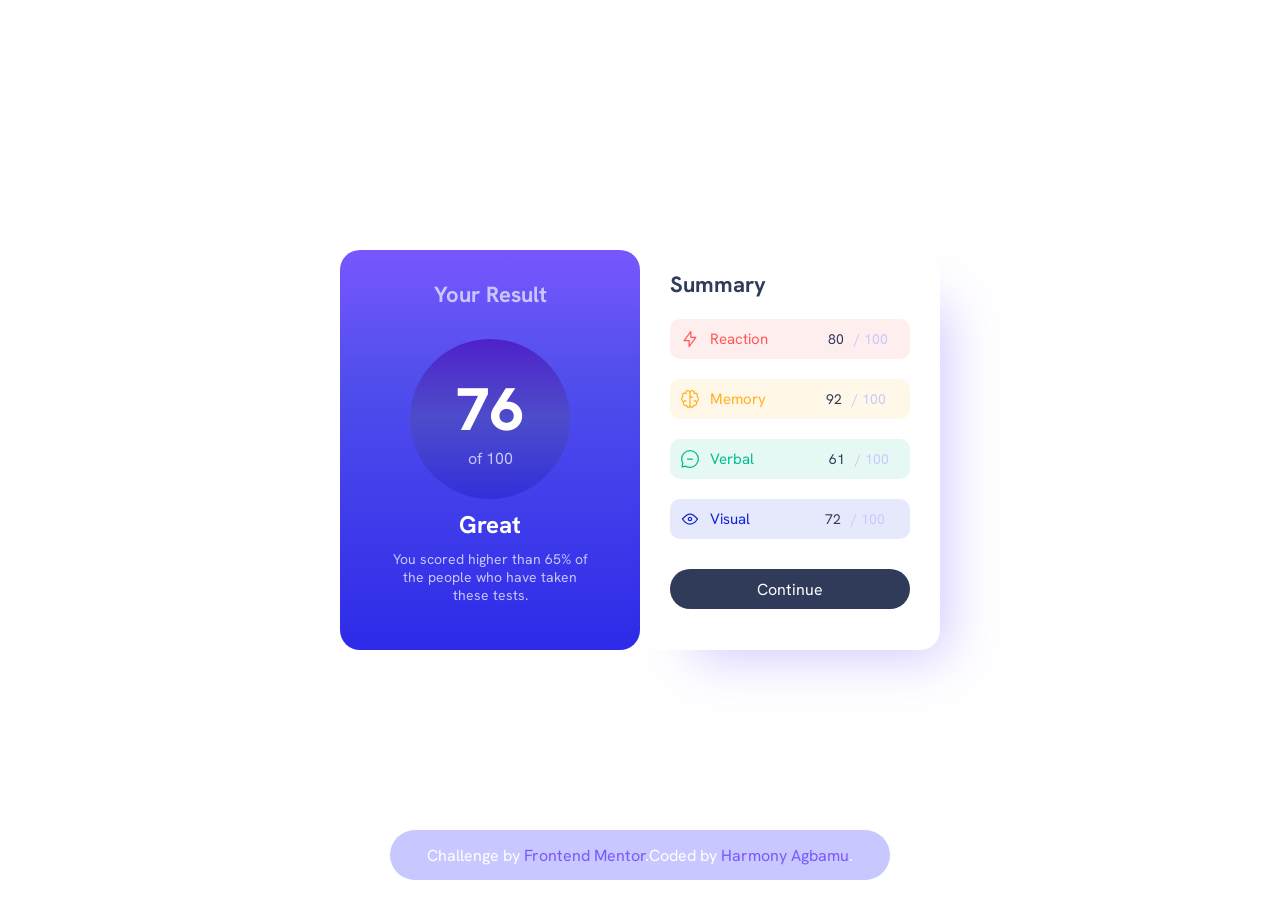
<file: index.html>
<!DOCTYPE html>
<html lang="en">
<head>
  <meta charset="UTF-8">
  <meta name="viewport" content="width=device-width, initial-scale=1.0">
  <link rel="icon" type="image/png" sizes="32x32" href="./assets/images/favicon-32x32.png">
  <link rel="stylesheet" href="style.css">
  <title>Frontend Mentor | Results summary component</title>
</head>
<body>

  <div class="container">
    <!-- Left Container -->
    <div class="left_container">
      <h2 class="left_container_title"> Your Result </h2>
      <div class="score_rep">
        <p class="user_score"> 76 </p>
        <p class="overall_score"> of 100 </p>
      </div>
      <h2 class="user_performance"> Great </h2>
      <p class="global_performance"> You scored higher than 65% of <br> the people who have taken <br> these tests. </p>
    </div>
    <!-- Right Container -->
    <div class="right_container">
      <h1 class="right_container_title"> Summary </h1>
      <div class="score_breakdown">
        <div class="reaction">
          <img src="./assets/images/icon-reaction.svg" alt="reaction icon">
          <p> Reaction </p>
          <span class="reaction_score">
            <p class="score"> 80 </p>
            <p class="overall">/ 100 </p>
          </span>
        </div>
        <div class="memory">
          <img src="./assets/images/icon-memory.svg" alt="Memory icon">
          <p> Memory </p>
          <span class="memory_score">
            <p class="score"> 92 </p>
            <p class="overall">/ 100 </p>
          </span>
        </div>
        <div class="verbal">
          <img src="./assets/images/icon-verbal.svg" alt="Verbal icon">
          <p> Verbal </p>
          <span class="verbal_score">
            <p class="score"> 61 </p>
            <p class="overall">/ 100 </p>
          </span>
        </div>
        <div class="visual">
          <img src="./assets/images/icon-visual.svg" alt="Visual icon">
          <p> Visual </p>
          <span class="visual_score">
            <p class="score"> 72 </p>
            <p class="overall">/ 100 </p>
          </span>
        </div>
      </div>
      <div class="continue_btn">
        <p> Continue </p>
      </div>
    </div>
  </div>

  <div class="attr">
    <p class="attr_challenger"> Challenge by <a href="https://www.frontendmentor.io?ref=challenge" target="_blank">Frontend Mentor</a>.</p>
    <p class="attr_coder"> Coded by <a href="https://github.com/ClassicMan11">Harmony Agbamu</a>. </p>
  </div>

</body>
</html>
</file>
<file: style.css>
@import url('https://fonts.googleapis.com/css2?family=Hanken+Grotesk:ital,wght@0,500;0,700;1,800&display=swap');
:root {
    --primary-bg-red: hsla(0, 100%, 67%, 0.1);
    --primary-red: hsl(0, 100%, 67%);
    --primary-bg-yellow: hsla(39, 100%, 56%, 0.1);
    --primary-yellow: hsl(39, 100%, 56%);
    --primary-bg-teal: hsla(166, 100%, 37%, 0.1);
    --primary-teal: hsl(166, 100%, 37%);
    --primary-bg-blue: hsla(234, 85%, 45%, 0.1);
    --primary-blue: hsl(234, 85%, 45%);
    --gradient-bg-slate-blue: hsl(252, 100%, 67%);
    --gradient-bg-royal-blue: hsl(241, 81%, 54%);
    --gradient-circle-blue: hsla(256, 72%, 46%, 1);
    --gradient-circle-persian-blue: hsla(241, 72%, 46%, 0.5);
    --neutral-White: hsl(0, 0%, 100%);
    --neutral-blue: hsl(221, 100%, 96%);
    --neutral-lavender: hsl(241, 100%, 89%);
    --neutral-gray-blue: hsl(224, 30%, 27%);
    --paragraph-font-size: 18px;
    --title-font-size: 22px;
    --font-family: 'Hanken Grotesk', sans-serif;
}
* {
    margin: 0;
    padding: 0;
    box-sizing: border-box;
    font-family: var(--font-family);
}
a {
    text-decoration: none;
    color: var(--gradient-bg-slate-blue);
}
@media screen and (min-width: 1024px) {
    body {
        display: flex;
        align-items: center;
        justify-content: center;
        width: 100vw;
        height: 100vh;
        background-color: #fff;
    }
    .container {
        display: flex;
        flex-direction: row;
        width: 600px;
        height: 400px;
        border-radius: 20px;
    }
    .container .left_container {
        display: flex;
        align-items: center;
        flex-direction: column;
        width: 50%;
        height: 100%;
        border-radius: 20px;
        background: linear-gradient(180deg, var(--gradient-bg-slate-blue) 0%, rgba(46,43,233,0.829656862745098) 31%, var(--gradient-bg-royal-blue) 100%);
    }
    .container .left_container_title {
        margin-top: 30px;
        font-size: var(--title-font-size);
        color: var(--neutral-lavender);
    }
    .container .left_container .score_rep {
        display: flex;
        flex-direction: column;
        align-items: center;
        justify-content: center;
        border-radius: 50%;
        margin-top: 30px;
        width: 160px;
        height: 160px;
        background: linear-gradient(180deg, var(--gradient-circle-blue) 0%, rgba(78,78,180,0.6195728291316527) 49%, var(--gradient-circle-persian-blue) 100%);
    }
    .container .left_container .score_rep .user_score {
        color: var(--neutral-White);
        font-size: 60px;
        font-weight: 800;
    }
    .container .left_container .score_rep .overall_score {
        color: var(--neutral-lavender);
    }
    .container .left_container .user_performance {
        margin-top: 10px;
        color: var(--neutral-White);
    }
    .container .left_container .global_performance {
        font-size: 14px;
        margin-top: 10px;
        text-align: center;
        color: var(--neutral-lavender);
    }
    .container .right_container {
        display: flex;
        flex-direction: column;
        width: 50%;
        height: 100%;
        padding: 0 30px 20px 30px;
        border-radius: 20px;
        background-color: var(--neutral-White);
        box-shadow: 30px 30px 50px -25px rgba(120, 87, 255, 0.35);
        -webkit-box-shadow: 30px 30px 50px -25px rgba(120, 87, 255, 0.35);
    }
    .container .right_container .right_container_title {
        margin-top: 20px;
        font-size: var(--title-font-size);
        color: var(--neutral-gray-blue);
    }
    .container .right_container .score_breakdown .reaction {
        display: flex;
        align-items: center;
        flex-direction: row;
        margin-top: 20px;
        width: 100%;
        height: 40px;
        padding: 10px;
        border-radius: 10px;
        background-color: var(--primary-bg-red);
    }
    .container .right_container .score_breakdown .reaction img {
        width: 20px;
    }
    .container .right_container .score_breakdown .reaction p {
        font-size: 15px;
        color: var(--primary-red);
        padding-left: 10px;
    }
    .container .right_container .score_breakdown .reaction .reaction_score {
        display: flex;
        flex-direction: row;
        padding-left: 50px;
    }
    .container .right_container .score_breakdown .reaction .reaction_score .score {
        font-size: 14px;
        color: var(--neutral-gray-blue);
    }
    .container .right_container .score_breakdown .reaction .reaction_score .overall {
        font-size: 14px;
        color: var(--neutral-lavender);
    }
    .container .right_container .score_breakdown .memory {
        display: flex;
        align-items: center;
        flex-direction: row;
        margin-top: 20px;
        width: 100%;
        height: 40px;
        padding: 10px;
        border-radius: 10px;
        background-color: var(--primary-bg-yellow);
    }
    .container .right_container .score_breakdown .memory img {
        width: 20px;
    }
    .container .right_container .score_breakdown .memory p {
        font-size: 15px;
        color: var(--primary-yellow);
        padding-left: 10px;
    }
    .container .right_container .score_breakdown .memory .memory_score {
        display: flex;
        flex-direction: row;
        padding-left: 50px;
    }
    .container .right_container .score_breakdown .memory .memory_score .score {
        font-size: 14px;
        color: var(--neutral-gray-blue);
    }
    .container .right_container .score_breakdown .memory .memory_score .overall {
        font-size: 14px;
        color: var(--neutral-lavender);
    }
    .container .right_container .score_breakdown .verbal {
        display: flex;
        align-items: center;
        flex-direction: row;
        margin-top: 20px;
        width: 100%;
        height: 40px;
        padding: 10px;
        border-radius: 10px;
        background-color: var(--primary-bg-teal);
    }
    .container .right_container .score_breakdown .verbal img {
        width: 20px;
    }
    .container .right_container .score_breakdown .verbal p {
        font-size: 15px;
        color: var(--primary-teal);
        padding-left: 10px;
    }
    .container .right_container .score_breakdown .verbal .verbal_score {
        display: flex;
        flex-direction: row;
        padding-left: 65px;
    }
    .container .right_container .score_breakdown .verbal .verbal_score .score {
        font-size: 14px;
        color: var(--neutral-gray-blue);
    }
    .container .right_container .score_breakdown .verbal .verbal_score .overall {
        font-size: 14px;
        color: var(--neutral-lavender);
    }
    .container .right_container .score_breakdown .visual {
        display: flex;
        align-items: center;
        flex-direction: row;
        margin-top: 20px;
        width: 100%;
        height: 40px;
        padding: 10px;
        border-radius: 10px;
        background-color: var(--primary-bg-blue);
    }
    .container .right_container .score_breakdown .visual img {
        width: 20px;
    }
    .container .right_container .score_breakdown .visual p {
        font-size: 15px;
        color: var(--primary-blue);
        padding-left: 10px;
    }
    .container .right_container .score_breakdown .visual .visual_score {
        display: flex;
        flex-direction: row;
        padding-left: 65px;
    }
    .container .right_container .score_breakdown .visual .visual_score .score {
        font-size: 14px;
        color: var(--neutral-gray-blue);
    }
    .container .right_container .score_breakdown .visual .visual_score .overall {
        font-size: 14px;
        color: var(--neutral-lavender);
    }
    .container .right_container .continue_btn {
        display: flex;
        align-items: center;
        justify-content: center;
        margin-top: 30px;
        width: 100%;
        height: 40px;
        border-radius: 20px;
        color: var(--neutral-White);
        background-color: var(--neutral-gray-blue);
        transition: all 0.3s ease-out;
    }
    .container .right_container .continue_btn:hover {
        background-color: var(--primary-blue);
    }

    .attr {
        display: flex;
        align-items: center;
        justify-content: center;
        position: fixed;
        padding: 10px;
        bottom: 20px;
        width: 500px;
        height: 50px;
        font-size: 16px;
        color: var(--neutral-White);
        background-color: var(--neutral-lavender);
        border-radius: 40px;
    }
}

@media screen and (max-width: 1024px) {
    body {
        display: flex;
        align-items: center;
        justify-content: center;
        width: 100vw;
        height: 100vh;
        background-color: #fff;
    }
    .container {
        display: flex;
        flex-direction: row;
        width: 500px;
        height: 300px;
        border-radius: 20px;
    }
    .container .left_container {
        display: flex;
        align-items: center;
        flex-direction: column;
        width: 50%;
        height: 100%;
        border-radius: 20px;
        background: linear-gradient(180deg, var(--gradient-bg-slate-blue) 0%, rgba(46,43,233,0.829656862745098) 31%, var(--gradient-bg-royal-blue) 100%);
    }
    .container .left_container_title {
        margin-top: 16px;
        font-size: var(--title-font-size);
        color: var(--neutral-lavender);
    }
    .container .left_container .score_rep {
        display: flex;
        flex-direction: column;
        align-items: center;
        justify-content: center;
        border-radius: 50%;
        margin-top: 10px;
        width: 100px;
        height: 100px;
        background: linear-gradient(180deg, var(--gradient-circle-blue) 0%, rgba(78,78,180,0.6195728291316527) 49%, var(--gradient-circle-persian-blue) 100%);
    }
    .container .left_container .score_rep .user_score {
        color: var(--neutral-White);
        font-size: 30px;
        font-weight: 700;
    }
    .container .left_container .score_rep .overall_score {
        color: var(--neutral-lavender);
    }
    .container .left_container .user_performance {
        margin-top: 10px;
        color: var(--neutral-White);
    }
    .container .left_container .global_performance {
        font-size: 12px;
        margin-top: 10px;
        text-align: center;
        color: var(--neutral-lavender);
    }
    .container .right_container {
        display: flex;
        flex-direction: column;
        width: 50%;
        height: 100%;
        padding: 0 30px 20px 30px;
        border-radius: 20px;
        background-color: var(--neutral-White);
        box-shadow: 30px 30px 50px -25px rgba(120, 87, 255, 0.35);
        -webkit-box-shadow: 30px 30px 50px -25px rgba(120, 87, 255, 0.35);
    }
    .container .right_container .right_container_title {
        margin-top: 16px;
        font-size: var(--title-font-size);
        color: var(--neutral-gray-blue);
    }
    .container .right_container .score_breakdown .reaction {
        display: flex;
        align-items: center;
        flex-direction: row;
        margin-top: 10px;
        width: 100%;
        height: 35px;
        padding: 5px;
        border-radius: 10px;
        background-color: var(--primary-bg-red);
    }
    .container .right_container .score_breakdown .reaction img {
        width: 20px;
    }
    .container .right_container .score_breakdown .reaction p {
        font-size: 15px;
        color: var(--primary-red);
        padding-left: 5px;
    }
    .container .right_container .score_breakdown .reaction .reaction_score {
        display: flex;
        flex-direction: row;
        padding-left: 20px;
    }
    .container .right_container .score_breakdown .reaction .reaction_score .score {
        font-size: 13px;
        color: var(--neutral-gray-blue);
    }
    .container .right_container .score_breakdown .reaction .reaction_score .overall {
        font-size: 13px;
        color: var(--neutral-lavender);
    }
    .container .right_container .score_breakdown .memory {
        display: flex;
        align-items: center;
        flex-direction: row;
        margin-top: 10px;
        width: 100%;
        height: 35px;
        padding: 10px;
        border-radius: 10px;
        background-color: var(--primary-bg-yellow);
    }
    .container .right_container .score_breakdown .memory img {
        width: 20px;
    }
    .container .right_container .score_breakdown .memory p {
        font-size: 15px;
        color: var(--primary-yellow);
        padding-left: 5px;
    }
    .container .right_container .score_breakdown .memory .memory_score {
        display: flex;
        flex-direction: row;
        padding-left: 20px;
    }
    .container .right_container .score_breakdown .memory .memory_score .score {
        font-size: 12px;
        color: var(--neutral-gray-blue);
    }
    .container .right_container .score_breakdown .memory .memory_score .overall {
        font-size: 12px;
        color: var(--neutral-lavender);
    }
    .container .right_container .score_breakdown .verbal {
        display: flex;
        align-items: center;
        flex-direction: row;
        margin-top: 10px;
        width: 100%;
        height: 35px;
        padding: 10px;
        border-radius: 10px;
        background-color: var(--primary-bg-teal);
    }
    .container .right_container .score_breakdown .verbal img {
        width: 20px;
    }
    .container .right_container .score_breakdown .verbal p {
        font-size: 15px;
        color: var(--primary-teal);
        padding-left: 5px;
    }
    .container .right_container .score_breakdown .verbal .verbal_score {
        display: flex;
        flex-direction: row;
        padding-left: 30px;
    }
    .container .right_container .score_breakdown .verbal .verbal_score .score {
        font-size: 12px;
        color: var(--neutral-gray-blue);
    }
    .container .right_container .score_breakdown .verbal .verbal_score .overall {
        font-size: 12px;
        color: var(--neutral-lavender);
    }
    .container .right_container .score_breakdown .visual {
        display: flex;
        align-items: center;
        flex-direction: row;
        margin-top: 10px;
        width: 100%;
        height: 35px;
        padding: 10px;
        border-radius: 10px;
        background-color: var(--primary-bg-blue);
    }
    .container .right_container .score_breakdown .visual img {
        width: 20px;
    }
    .container .right_container .score_breakdown .visual p {
        font-size: 15px;
        color: var(--primary-blue);
        padding-left: 5px;
    }
    .container .right_container .score_breakdown .visual .visual_score {
        display: flex;
        flex-direction: row;
        padding-left: 30px;
    }
    .container .right_container .score_breakdown .visual .visual_score .score {
        font-size: 12px;
        color: var(--neutral-gray-blue);
    }
    .container .right_container .score_breakdown .visual .visual_score .overall {
        font-size: 12px;
        color: var(--neutral-lavender);
    }
    .container .right_container .continue_btn {
        display: flex;
        align-items: center;
        justify-content: center;
        margin-top: 20px;
        width: 100%;
        height: 40px;
        border-radius: 20px;
        color: var(--neutral-White);
        background-color: var(--neutral-gray-blue);
        transition: all 0.3s ease-out;
    }
    .container .right_container .continue_btn:hover {
        background-color: var(--primary-blue);
    }
    .attr {
        display: flex;
        align-items: center;
        justify-content: center;
        position: fixed;
        padding: 10px;
        bottom: 20px;
        width: 400px;
        height: 50px;
        font-size: 14px;
        color: var(--neutral-White);
        background-color: var(--neutral-lavender);
        border-radius: 40px;
    }
}

@media screen and (max-width: 600px){
    body {
        width: 100vw;
        height: 100vh;
        background-color: #fff;
    }
    .container {
        display: flex;
        flex-direction: column;
        width: 100vw;
        height: 100vh;
    }
    .container .left_container {
        display: flex;
        align-items: center;
        flex-direction: column;
        width: 100%;
        height: 50%;
        border-top-left-radius: 0px !important;
        border-top-right-radius: 0px !important;
        border-bottom-left-radius: 20px;
        border-bottom-right-radius: 20px;
        background: linear-gradient(180deg, var(--gradient-bg-slate-blue) 0%, rgba(46,43,233,0.829656862745098) 31%, var(--gradient-bg-royal-blue) 100%);
    }
    .container .right_container {
        display: flex;
        flex-direction: column;
        width: 100%;
        height: 50%;
        padding: 0 30px 20px 30px;
        background-color: var(--neutral-White);
    }
    .container .left_container_title {
        margin-top: 30px;
        font-size: var(--title-font-size);
        color: var(--neutral-lavender);
    }
    .container .left_container .score_rep {
        display: flex;
        flex-direction: column;
        align-items: center;
        justify-content: center;
        border-radius: 50%;
        margin-top: 30px;
        width: 160px;
        height: 160px;
        background: linear-gradient(180deg, var(--gradient-circle-blue) 0%, rgba(78,78,180,0.6195728291316527) 49%, var(--gradient-circle-persian-blue) 100%);
    }
    .container .left_container .score_rep .user_score {
        color: var(--neutral-White);
        font-size: 60px;
        font-weight: 800;
    }
    .container .left_container .score_rep .overall_score {
        color: var(--neutral-lavender);
    }
    .container .left_container .user_performance {
        margin-top: 10px;
        font-size: 25px;
        color: var(--neutral-White);
    }
    .container .left_container .global_performance {
        font-size: 18px;
        margin-top: 10px;
        text-align: center;
        color: var(--neutral-lavender);
    }
    .container .right_container .right_container_title {
        margin-top: 20px;
        font-size: var(--title-font-size);
        color: var(--neutral-gray-blue);
    }
    .container .right_container .score_breakdown .reaction {
        display: flex;
        align-items: center;
        flex-direction: row;
        margin-top: 20px;
        width: 100%;
        height: 40px;
        padding: 10px;
        border-radius: 10px;
        background-color: var(--primary-bg-red);
    }
    .container .right_container .score_breakdown .reaction img {
        width: 25px;
    }
    .container .right_container .score_breakdown .reaction p {
        font-size: 15px;
        color: var(--primary-red);
        padding-left: 10px;
    }
    .container .right_container .score_breakdown .reaction .reaction_score {
        display: flex;
        flex-direction: row;
        padding-left: 145px;
    }
    .container .right_container .score_breakdown .reaction .reaction_score .score {
        font-size: 15px;
        color: var(--neutral-gray-blue);
    }
    .container .right_container .score_breakdown .reaction .reaction_score .overall {
        font-size: 15px;
        color: var(--neutral-lavender);
    }
    .container .right_container .score_breakdown .memory {
        display: flex;
        align-items: center;
        flex-direction: row;
        margin-top: 20px;
        width: 100%;
        height: 40px;
        padding: 10px;
        border-radius: 10px;
        background-color: var(--primary-bg-yellow);
    }
    .container .right_container .score_breakdown .memory img {
        width: 25px;
    }
    .container .right_container .score_breakdown .memory p {
        font-size: 15px;
        color: var(--primary-yellow);
        padding-left: 10px;
    }
    .container .right_container .score_breakdown .memory .memory_score {
        display: flex;
        flex-direction: row;
        padding-left: 145px;
    }
    .container .right_container .score_breakdown .memory .memory_score .score {
        font-size: 15px;
        color: var(--neutral-gray-blue);
    }
    .container .right_container .score_breakdown .memory .memory_score .overall {
        font-size: 15px;
        color: var(--neutral-lavender);
    }
    .container .right_container .score_breakdown .verbal {
        display: flex;
        align-items: center;
        flex-direction: row;
        margin-top: 20px;
        width: 100%;
        height: 40px;
        padding: 10px;
        border-radius: 10px;
        background-color: var(--primary-bg-teal);
    }
    .container .right_container .score_breakdown .verbal img {
        width: 25px;
    }
    .container .right_container .score_breakdown .verbal p {
        font-size: 18px;
        color: var(--primary-teal);
        padding-left: 10px;
    }
    .container .right_container .score_breakdown .verbal .verbal_score {
        display: flex;
        flex-direction: row;
        padding-left: 150px;
    }
    .container .right_container .score_breakdown .verbal .verbal_score .score {
        font-size: 15px;
        color: var(--neutral-gray-blue);
    }
    .container .right_container .score_breakdown .verbal .verbal_score .overall {
        font-size: 15px;
        color: var(--neutral-lavender);
    }
    .container .right_container .score_breakdown .visual {
        display: flex;
        align-items: center;
        flex-direction: row;
        margin-top: 20px;
        width: 100%;
        height: 40px;
        padding: 10px;
        border-radius: 10px;
        background-color: var(--primary-bg-blue);
    }
    .container .right_container .score_breakdown .visual img {
        width: 25px;
    }
    .container .right_container .score_breakdown .visual p {
        font-size: 18px;
        color: var(--primary-blue);
        padding-left: 10px;
    }
    .container .right_container .score_breakdown .visual .visual_score {
        display: flex;
        flex-direction: row;
        padding-left: 150px;
    }
    .container .right_container .score_breakdown .visual .visual_score .score {
        font-size: 15px;
        color: var(--neutral-gray-blue);
    }
    .container .right_container .score_breakdown .visual .visual_score .overall {
        font-size: 15px;
        color: var(--neutral-lavender);
    }
    .container .right_container .continue_btn {
        display: flex;
        align-items: center;
        justify-content: center;
        margin-top: 30px;
        width: 100%;
        height: 50px;
        border-radius: 30px;
        color: var(--neutral-White);
        background-color: var(--neutral-gray-blue);
        transition: all 0.3s ease-out;
    }
    .container .right_container .continue_btn:hover {
        background-color: var(--primary-blue);
    }
    .attr {
        display: none;
    }
}

@media screen and (min-width: 320px) and (max-width: 480px) {
    body {
        width: 100vw;
        height: 100vh;
        background-color: #fff;
        overflow-x: hidden;
    }
    .container {
        display: flex;
        flex-direction: column;
        width: 100vw;
        height: 100vh;
        border-radius: 20px;
    }
    .container .left_container {
        display: flex;
        align-items: center;
        flex-direction: column;
        width: 100%;
        height: 50%;
        border-radius: 20px;
        background: linear-gradient(180deg, var(--gradient-bg-slate-blue) 0%, rgba(46,43,233,0.829656862745098) 31%, var(--gradient-bg-royal-blue) 100%);
    }
    .container .right_container {
        display: flex;
        flex-direction: column;
        width: 100%;
        height: 50%;
        padding: 0 30px 20px 30px;
        border-radius: 20px;
        background-color: var(--neutral-White);
    }
    .container .left_container_title {
        margin-top: 30px;
        font-size: var(--title-font-size);
        color: var(--neutral-lavender);
    }
    .container .left_container .score_rep {
        display: flex;
        flex-direction: column;
        align-items: center;
        justify-content: center;
        border-radius: 50%;
        margin-top: 20px;
        width: 140px;
        height: 140px;
        background: linear-gradient(180deg, var(--gradient-circle-blue) 0%, rgba(78,78,180,0.6195728291316527) 49%, var(--gradient-circle-persian-blue) 100%);
    }
    .container .left_container .score_rep .user_score {
        color: var(--neutral-White);
        font-size: 50px;
        font-weight: 800;
    }
    .container .left_container .score_rep .overall_score {
        color: var(--neutral-lavender);
    }
    .container .left_container .user_performance {
        margin-top: 10px;
        font-size: 25px;
        color: var(--neutral-White);
    }
    .container .left_container .global_performance {
        font-size: 16px;
        margin-top: 20px;
        text-align: center;
        color: var(--neutral-lavender);
    }
    .container .right_container .right_container_title {
        margin-top: 20px;
        font-size: var(--title-font-size);
        color: var(--neutral-gray-blue);
    }
    .container .right_container .score_breakdown .reaction {
        display: flex;
        align-items: center;
        flex-direction: row;
        margin-top: 20px;
        width: 100%;
        height: 40px;
        padding: 10px;
        border-radius: 10px;
        background-color: var(--primary-bg-red);
    }
    .container .right_container .score_breakdown .reaction img {
        width: 25px;
    }
    .container .right_container .score_breakdown .reaction p {
        font-size: 15px;
        color: var(--primary-red);
        padding-left: 10px;
    }
    .container .right_container .score_breakdown .reaction .reaction_score {
        display: flex;
        flex-direction: row;
        padding-left: 60px;
    }
    .container .right_container .score_breakdown .reaction .reaction_score .score {
        font-size: 15px;
        color: var(--neutral-gray-blue);
    }
    .container .right_container .score_breakdown .reaction .reaction_score .overall {
        font-size: 15px;
        color: var(--neutral-lavender);
    }
    .container .right_container .score_breakdown .memory {
        display: flex;
        align-items: center;
        flex-direction: row;
        margin-top: 20px;
        width: 100%;
        height: 40px;
        padding: 10px;
        border-radius: 10px;
        background-color: var(--primary-bg-yellow);
    }
    .container .right_container .score_breakdown .memory img {
        width: 25px;
    }
    .container .right_container .score_breakdown .memory p {
        font-size: 15px;
        color: var(--primary-yellow);
        padding-left: 10px;
    }
    .container .right_container .score_breakdown .memory .memory_score {
        display: flex;
        flex-direction: row;
        padding-left: 60px;
    }
    .container .right_container .score_breakdown .memory .memory_score .score {
        font-size: 15px;
        color: var(--neutral-gray-blue);
    }
    .container .right_container .score_breakdown .memory .memory_score .overall {
        font-size: 15px;
        color: var(--neutral-lavender);
    }
    .container .right_container .score_breakdown .verbal {
        display: flex;
        align-items: center;
        flex-direction: row;
        margin-top: 20px;
        width: 100%;
        height: 40px;
        padding: 10px;
        border-radius: 10px;
        background-color: var(--primary-bg-teal);
    }
    .container .right_container .score_breakdown .verbal img {
        width: 25px;
    }
    .container .right_container .score_breakdown .verbal p {
        font-size: 18px;
        color: var(--primary-teal);
        padding-left: 10px;
    }
    .container .right_container .score_breakdown .verbal .verbal_score {
        display: flex;
        flex-direction: row;
        padding-left: 65px;
    }
    .container .right_container .score_breakdown .verbal .verbal_score .score {
        font-size: 15px;
        color: var(--neutral-gray-blue);
    }
    .container .right_container .score_breakdown .verbal .verbal_score .overall {
        font-size: 15px;
        color: var(--neutral-lavender);
    }
    .container .right_container .score_breakdown .visual {
        display: flex;
        align-items: center;
        flex-direction: row;
        margin-top: 20px;
        width: 100%;
        height: 40px;
        padding: 10px;
        border-radius: 10px;
        background-color: var(--primary-bg-blue);
    }
    .container .right_container .score_breakdown .visual img {
        width: 25px;
    }
    .container .right_container .score_breakdown .visual p {
        font-size: 18px;
        color: var(--primary-blue);
        padding-left: 10px;
    }
    .container .right_container .score_breakdown .visual .visual_score {
        display: flex;
        flex-direction: row;
        padding-left: 65px;
    }
    .container .right_container .score_breakdown .visual .visual_score .score {
        font-size: 15px;
        color: var(--neutral-gray-blue);
    }
    .container .right_container .score_breakdown .visual .visual_score .overall {
        font-size: 15px;
        color: var(--neutral-lavender);
    }
    .container .right_container .continue_btn {
        display: flex;
        align-items: center;
        justify-content: center;
        margin-top: 30px;
        width: 100%;
        height: 50px;
        border-radius: 30px;
        color: var(--neutral-White);
        background-color: var(--neutral-gray-blue);
        transition: all 0.3s ease-out;
    }
    .container .right_container .continue_btn:hover {
        background-color: var(--primary-blue);
    }


    .attr {
        display: none;
    }
}
</file>
